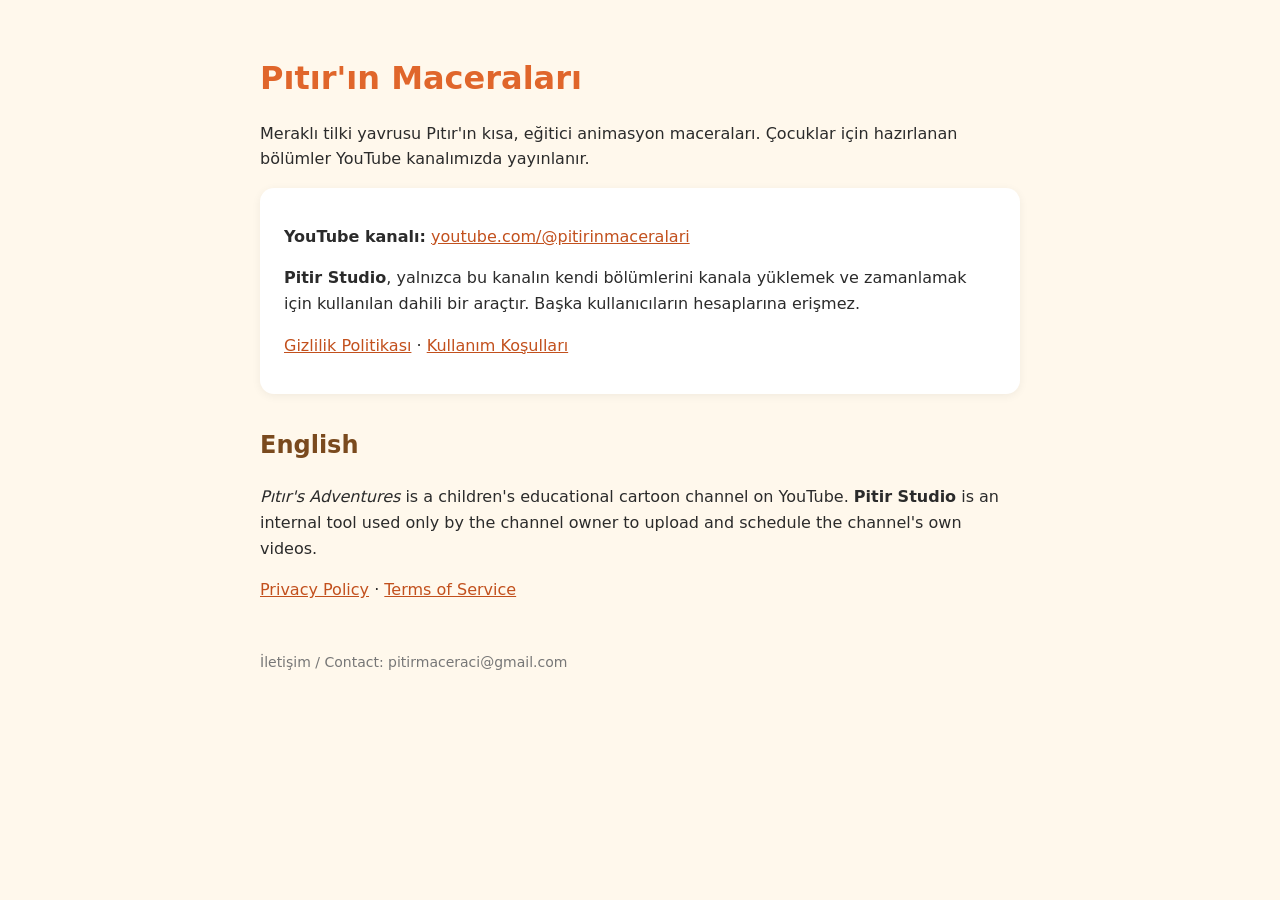
<file: index.html>
<!doctype html>
<html lang="tr"><head><meta charset="utf-8"><meta name="viewport" content="width=device-width,initial-scale=1">
<title>Pıtır'ın Maceraları</title><link rel="stylesheet" href="style.css"></head>
<body><main>
<h1>Pıtır'ın Maceraları</h1>
<p>Meraklı tilki yavrusu Pıtır'ın kısa, eğitici animasyon maceraları. Çocuklar için hazırlanan bölümler YouTube kanalımızda yayınlanır.</p>
<div class="card">
<p><b>YouTube kanalı:</b> <a href="https://www.youtube.com/@pitirinmaceralari">youtube.com/@pitirinmaceralari</a></p>
<p><b>Pitir Studio</b>, yalnızca bu kanalın kendi bölümlerini kanala yüklemek ve zamanlamak için kullanılan dahili bir araçtır. Başka kullanıcıların hesaplarına erişmez.</p>
<p><a href="privacy.html">Gizlilik Politikası</a> · <a href="terms.html">Kullanım Koşulları</a></p>
</div>
<h2>English</h2>
<p><i>Pıtır's Adventures</i> is a children's educational cartoon channel on YouTube. <b>Pitir Studio</b> is an internal tool used only by the channel owner to upload and schedule the channel's own videos.</p>
<p><a href="privacy.html#en">Privacy Policy</a> · <a href="terms.html#en">Terms of Service</a></p>
<footer>İletişim / Contact: pitirmaceraci@gmail.com</footer>
</main></body></html>
</file>
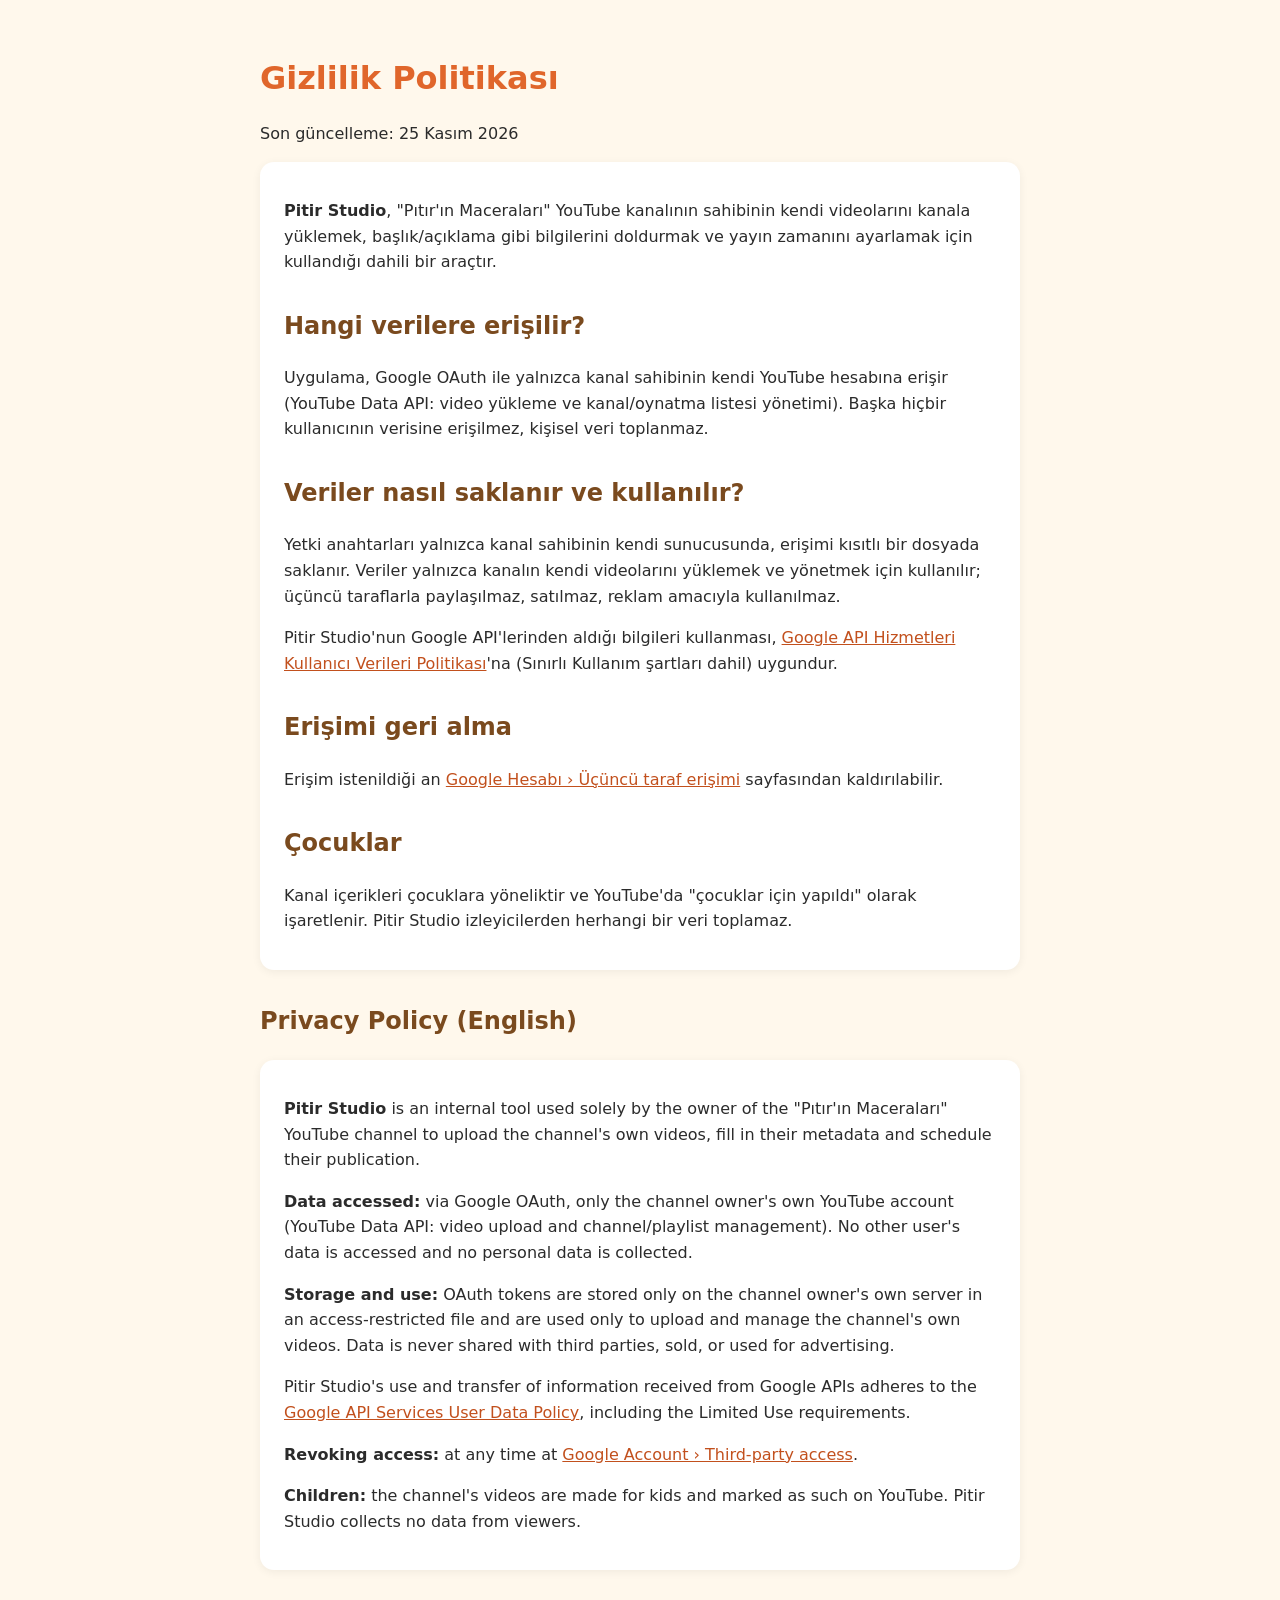
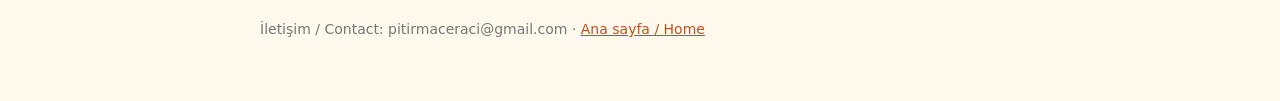
<file: privacy.html>
<!doctype html>
<html lang="tr"><head><meta charset="utf-8"><meta name="viewport" content="width=device-width,initial-scale=1">
<title>Gizlilik Politikası – Pitir Studio</title><link rel="stylesheet" href="style.css"></head>
<body><main>
<h1>Gizlilik Politikası</h1>
<p>Son güncelleme: 25 Kasım 2026</p>
<div class="card">
<p><b>Pitir Studio</b>, "Pıtır'ın Maceraları" YouTube kanalının sahibinin kendi videolarını kanala yüklemek, başlık/açıklama gibi bilgilerini doldurmak ve yayın zamanını ayarlamak için kullandığı dahili bir araçtır.</p>
<h2>Hangi verilere erişilir?</h2>
<p>Uygulama, Google OAuth ile yalnızca kanal sahibinin kendi YouTube hesabına erişir (YouTube Data API: video yükleme ve kanal/oynatma listesi yönetimi). Başka hiçbir kullanıcının verisine erişilmez, kişisel veri toplanmaz.</p>
<h2>Veriler nasıl saklanır ve kullanılır?</h2>
<p>Yetki anahtarları yalnızca kanal sahibinin kendi sunucusunda, erişimi kısıtlı bir dosyada saklanır. Veriler yalnızca kanalın kendi videolarını yüklemek ve yönetmek için kullanılır; üçüncü taraflarla paylaşılmaz, satılmaz, reklam amacıyla kullanılmaz.</p>
<p>Pitir Studio'nun Google API'lerinden aldığı bilgileri kullanması, <a href="https://developers.google.com/terms/api-services-user-data-policy">Google API Hizmetleri Kullanıcı Verileri Politikası</a>'na (Sınırlı Kullanım şartları dahil) uygundur.</p>
<h2>Erişimi geri alma</h2>
<p>Erişim istenildiği an <a href="https://myaccount.google.com/permissions">Google Hesabı › Üçüncü taraf erişimi</a> sayfasından kaldırılabilir.</p>
<h2>Çocuklar</h2>
<p>Kanal içerikleri çocuklara yöneliktir ve YouTube'da "çocuklar için yapıldı" olarak işaretlenir. Pitir Studio izleyicilerden herhangi bir veri toplamaz.</p>
</div>
<h2 id="en">Privacy Policy (English)</h2>
<div class="card">
<p><b>Pitir Studio</b> is an internal tool used solely by the owner of the "Pıtır'ın Maceraları" YouTube channel to upload the channel's own videos, fill in their metadata and schedule their publication.</p>
<p><b>Data accessed:</b> via Google OAuth, only the channel owner's own YouTube account (YouTube Data API: video upload and channel/playlist management). No other user's data is accessed and no personal data is collected.</p>
<p><b>Storage and use:</b> OAuth tokens are stored only on the channel owner's own server in an access-restricted file and are used only to upload and manage the channel's own videos. Data is never shared with third parties, sold, or used for advertising.</p>
<p>Pitir Studio's use and transfer of information received from Google APIs adheres to the <a href="https://developers.google.com/terms/api-services-user-data-policy">Google API Services User Data Policy</a>, including the Limited Use requirements.</p>
<p><b>Revoking access:</b> at any time at <a href="https://myaccount.google.com/permissions">Google Account › Third-party access</a>.</p>
<p><b>Children:</b> the channel's videos are made for kids and marked as such on YouTube. Pitir Studio collects no data from viewers.</p>
</div>
<footer>İletişim / Contact: pitirmaceraci@gmail.com · <a href="index.html">Ana sayfa / Home</a></footer>
</main></body></html>
</file>
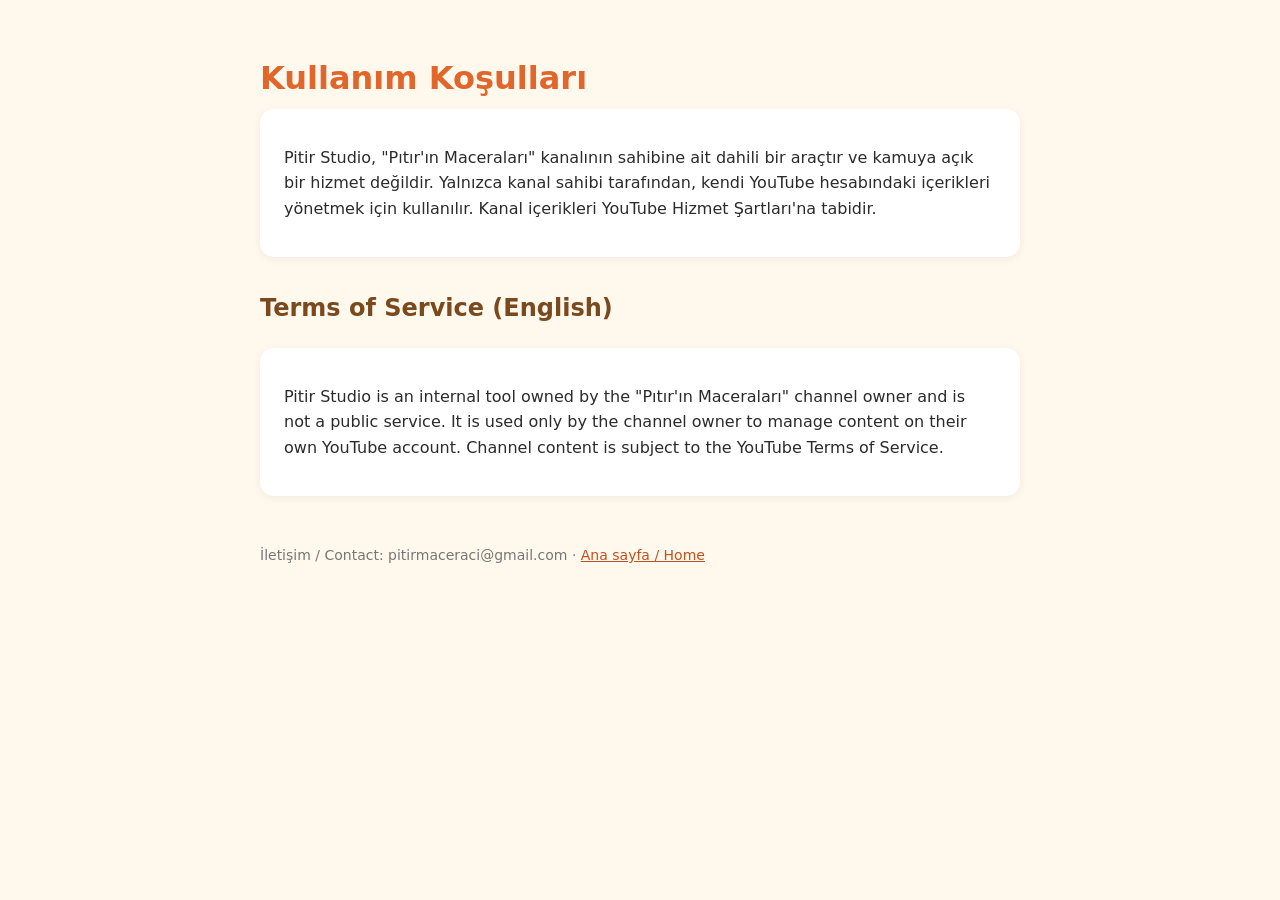
<file: terms.html>
<!doctype html>
<html lang="tr"><head><meta charset="utf-8"><meta name="viewport" content="width=device-width,initial-scale=1">
<title>Kullanım Koşulları – Pitir Studio</title><link rel="stylesheet" href="style.css"></head>
<body><main>
<h1>Kullanım Koşulları</h1>
<div class="card">
<p>Pitir Studio, "Pıtır'ın Maceraları" kanalının sahibine ait dahili bir araçtır ve kamuya açık bir hizmet değildir. Yalnızca kanal sahibi tarafından, kendi YouTube hesabındaki içerikleri yönetmek için kullanılır. Kanal içerikleri YouTube Hizmet Şartları'na tabidir.</p>
</div>
<h2 id="en">Terms of Service (English)</h2>
<div class="card">
<p>Pitir Studio is an internal tool owned by the "Pıtır'ın Maceraları" channel owner and is not a public service. It is used only by the channel owner to manage content on their own YouTube account. Channel content is subject to the YouTube Terms of Service.</p>
</div>
<footer>İletişim / Contact: pitirmaceraci@gmail.com · <a href="index.html">Ana sayfa / Home</a></footer>
</main></body></html>
</file>
<file: style.css>
body{margin:0;font-family:system-ui,Segoe UI,Roboto,sans-serif;background:#fff8ec;color:#2b2b2b;line-height:1.6}
main{max-width:760px;margin:0 auto;padding:32px 20px 60px}
h1{color:#e0662b;margin-bottom:4px}h2{color:#7a4a1e;margin-top:32px}
a{color:#c2501d}footer{margin-top:48px;font-size:14px;color:#777}
.card{background:#fff;border-radius:14px;padding:20px 24px;box-shadow:0 2px 10px rgba(0,0,0,.06)}
</file>
